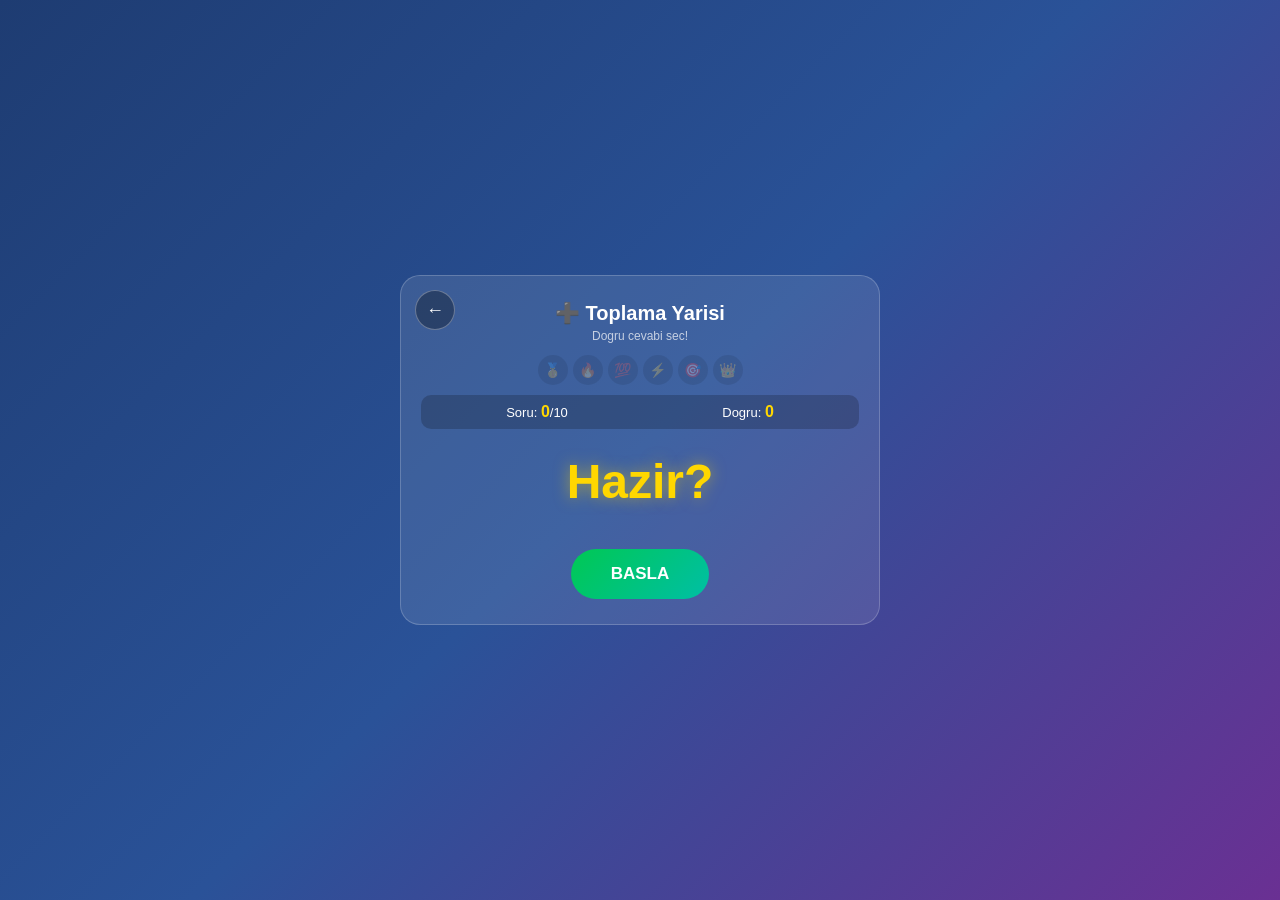
<file: Mat1.html>
<!DOCTYPE html>
<html lang="tr">
<head>
<meta charset="UTF-8">
<meta name="viewport" content="width=device-width,initial-scale=1.0">
<title>Toplama Yarisi</title>
<style>
*{margin:0;padding:0;box-sizing:border-box;font-family:sans-serif}
body{background:linear-gradient(135deg,#1e3c72,#2a5298,#6a3093);min-height:100vh;padding:20px;color:#fff;display:flex;justify-content:center;align-items:center}
.kart{background:rgba(255,255,255,.1);border:1px solid rgba(255,255,255,.2);border-radius:20px;padding:25px 20px;max-width:480px;width:100%;text-align:center;position:relative}
.geriBtn{position:absolute;top:14px;left:14px;background:rgba(0,0,0,.3);color:#fff;border:1px solid rgba(255,255,255,.3);border-radius:50%;width:40px;height:40px;font-size:18px;cursor:pointer;text-decoration:none;display:flex;align-items:center;justify-content:center}
h1{font-size:20px;margin-bottom:4px}
.alt{font-size:12px;opacity:.7;margin-bottom:12px}
.rozetler{display:flex;justify-content:center;gap:5px;margin:8px 0;flex-wrap:wrap}
.rozet{width:30px;height:30px;border-radius:50%;background:rgba(0,0,0,.35);display:flex;align-items:center;justify-content:center;font-size:14px;opacity:.25;border:2px solid transparent}
.rozet.kazanildi{opacity:1;background:linear-gradient(135deg,gold,orange);box-shadow:0 0 10px rgba(255,215,0,.6);border-color:#fff}
.skorBar{display:flex;justify-content:space-around;font-size:13px;margin:10px 0;padding:8px;background:rgba(0,0,0,.2);border-radius:10px}
.skorBar b{color:gold;font-size:16px}
.soru{font-size:48px;font-weight:bold;margin:25px 0;color:gold;text-shadow:0 0 15px rgba(255,215,0,.5)}
.secenekler{display:grid;grid-template-columns:1fr 1fr;gap:10px;margin-top:15px}
.secenek{background:linear-gradient(135deg,#ff512f,#dd2476);border:none;border-radius:14px;padding:20px 15px;font-size:24px;font-weight:bold;color:#fff;cursor:pointer;transition:transform .15s}
.secenek:hover{transform:scale(1.05)}
.secenek.dogru{background:linear-gradient(135deg,#00c853,#00bfa5);animation:zipla .4s}
.secenek.yanlis{background:linear-gradient(135deg,#f44336,#b71c1c);animation:titret .4s}
@keyframes zipla{0%{transform:scale(1)}50%{transform:scale(1.15)}100%{transform:scale(1)}}
@keyframes titret{0%,100%{transform:translateX(0)}25%{transform:translateX(-8px)}75%{transform:translateX(8px)}}
.baslatBtn{background:linear-gradient(135deg,#00c853,#00bfa5);color:#fff;border:none;border-radius:50px;padding:15px 40px;font-size:17px;font-weight:bold;cursor:pointer;margin-top:15px}
.sonuc{margin-top:15px;padding:20px;background:rgba(76,175,80,.3);border:2px solid gold;border-radius:15px;display:none}
.sonuc.show{display:block}
.sonuc h2{font-size:20px;margin-bottom:8px}
.buyukSkor{font-size:50px;font-weight:bold;color:gold;display:block;margin:8px 0}
.rozetModal{position:fixed;inset:0;background:rgba(0,0,0,.9);z-index:10000;display:none;justify-content:center;align-items:center;padding:20px}
.rozetModal.show{display:flex}
.rozetBox{background:linear-gradient(160deg,#fff,#f0f4ff);color:#333;border-radius:20px;padding:30px 25px;max-width:340px;width:100%;text-align:center}
.rozetBox .buyukEmoji{font-size:80px;display:block;margin-bottom:12px}
.rozetBox h2{color:#ff8c00;font-size:20px;margin-bottom:8px}
.rozetBox p{font-size:14px;color:#666;margin-bottom:16px}
.rozetBox button{background:linear-gradient(135deg,gold,orange);color:#333;border:none;border-radius:50px;padding:12px 35px;font-size:15px;font-weight:bold;cursor:pointer}
input{width:100%;max-width:220px;padding:12px;border-radius:50px;border:2px solid rgba(255,255,255,.3);background:rgba(255,255,255,.1);color:#fff;font-size:14px;text-align:center;margin:8px auto 0;display:block;outline:none}
input::placeholder{color:rgba(255,255,255,.5)}
.gonderBtn{background:linear-gradient(135deg,gold,orange);color:#333;border:none;border-radius:50px;padding:12px 30px;font-size:14px;font-weight:bold;cursor:pointer;margin-top:10px}
.gonderBtn:disabled{opacity:.5}
</style>
</head>
<body>
<div class="rozetModal" id="rozetModal"><div class="rozetBox"><span class="buyukEmoji" id="rozetEmoji">&#127942;</span><h2>YENI ROZET!</h2><p id="rozetIsim"></p><button onclick="matRozetKapat()">HARIKA!</button></div></div>
<div class="kart">
<a href="oyunlar.html" class="geriBtn">&#8592;</a>
<h1>&#10133; Toplama Yarisi</h1>
<p class="alt">Dogru cevabi sec!</p>
<div class="rozetler" id="rozetler"></div>
<div class="skorBar"><div>Soru: <b id="soruNo">0</b>/10</div><div>Dogru: <b id="dogruSayi">0</b></div></div>
<div class="soru" id="soru">Hazir?</div>
<div class="secenekler" id="secenekler"></div>
<button class="baslatBtn" id="baslatBtn" onclick="basla()">BASLA</button>
<div class="sonuc" id="sonuc">
<h2>&#127881; Oyun Bitti!</h2>
<span class="buyukSkor" id="finalSkor">0</span>
<div style="font-size:13px;margin-bottom:12px;">Skor: <b id="finalDogru">0</b> / 10 dogru</div>
<input type="text" id="isimInput" placeholder="Adin ne?" maxlength="15">
<button class="gonderBtn" id="gonderBtn" onclick="skorGonder()" disabled>SKORU GONDER</button>
<a href="tablo.html" style="display:block;margin-top:12px;color:#fff;font-size:12px;">Tabloyu Gor &rarr;</a>
</div>
</div>
<script src="MatOrtak.js"></script>
<script>
var oyunId="mat1";
var soruNo=0,dogru=0,ustUste=0,enIyi=0,aktif=false,cevap=0,ilkZaman=0,hizli=false;

function basla(){
soruNo=0;dogru=0;ustUste=0;enIyi=0;hizli=false;aktif=true;
document.getElementById("baslatBtn").style.display="none";
document.getElementById("sonuc").classList.remove("show");
yeniSoru();
}

function yeniSoru(){
if(soruNo>=10){bitir();return;}
soruNo++;
document.getElementById("soruNo").textContent=soruNo;
var a=Math.floor(Math.random()*50)+10;
var b=Math.floor(Math.random()*50)+10;
cevap=a+b;
document.getElementById("soru").textContent=a+" + "+b+" = ?";
var yanlislar=[];
while(yanlislar.length<3){
var y=cevap+Math.floor(Math.random()*21)-10;
if(y!==cevap&&yanlislar.indexOf(y)===-1&&y>0)yanlislar.push(y);
}
var tum=[cevap].concat(yanlislar);
tum.sort(function(){return Math.random()-0.5;});
var kap=document.getElementById("secenekler");
kap.innerHTML="";
for(var i=0;i<4;i++){
var b=document.createElement("button");
b.className="secenek";
b.textContent=tum[i];
b.onclick=(function(deger,btn){return function(){sec(deger,btn);};})(tum[i],b);
kap.appendChild(b);
}
ilkZaman=Date.now();
}

function sec(deger,btn){
if(!aktif)return;
aktif=false;
if(deger===cevap){
btn.classList.add("dogru");
dogru++;ustUste++;
if(ustUste>enIyi)enIyi=ustUste;
if(Date.now()-ilkZaman<5000)hizli=true;
document.getElementById("dogruSayi").textContent=dogru;
matSes("dogru");
setTimeout(function(){aktif=true;yeniSoru();},700);
}else{
btn.classList.add("yanlis");
ustUste=0;
matSes("yanlis");
setTimeout(function(){
var btnler=document.querySelectorAll(".secenek");
for(var i=0;i<btnler.length;i++){if(parseInt(btnler[i].textContent)===cevap)btnler[i].classList.add("dogru");}
},300);
setTimeout(function(){aktif=true;yeniSoru();},1200);
}
}

function bitir(){
aktif=false;
var k="mat_"+oyunId+"_";
var os=parseInt(localStorage.getItem(k+"oyun")||"0")+1;
localStorage.setItem(k+"oyun",os);
var ds=parseInt(localStorage.getItem(k+"dogru")||"0")+dogru;
localStorage.setItem(k+"dogru",ds);
var eu=parseInt(localStorage.getItem(k+"eniyi")||"0");
if(enIyi>eu)localStorage.setItem(k+"eniyi",enIyi);
if(hizli)localStorage.setItem(k+"hizli","1");
document.getElementById("finalSkor").textContent=dogru*10;
document.getElementById("finalDogru").textContent=dogru;
document.getElementById("sonuc").classList.add("show");
matSes("bitir");
matRozetKontrol(oyunId);
}

document.getElementById("isimInput").oninput=function(){
document.getElementById("gonderBtn").disabled=this.value.trim().length===0;
};

function skorGonder(){
var a=document.getElementById("isimInput").value.trim();
if(!a)return;
var b=document.getElementById("gonderBtn");
b.disabled=true;b.textContent="Gonderiliyor...";
matOyunKaydet(oyunId,a,dogru*10,dogru);
setTimeout(function(){window.location.href="tablo.html";},1000);
}

matRozetCiz(oyunId);
</script>
</body>
</html>
</file>
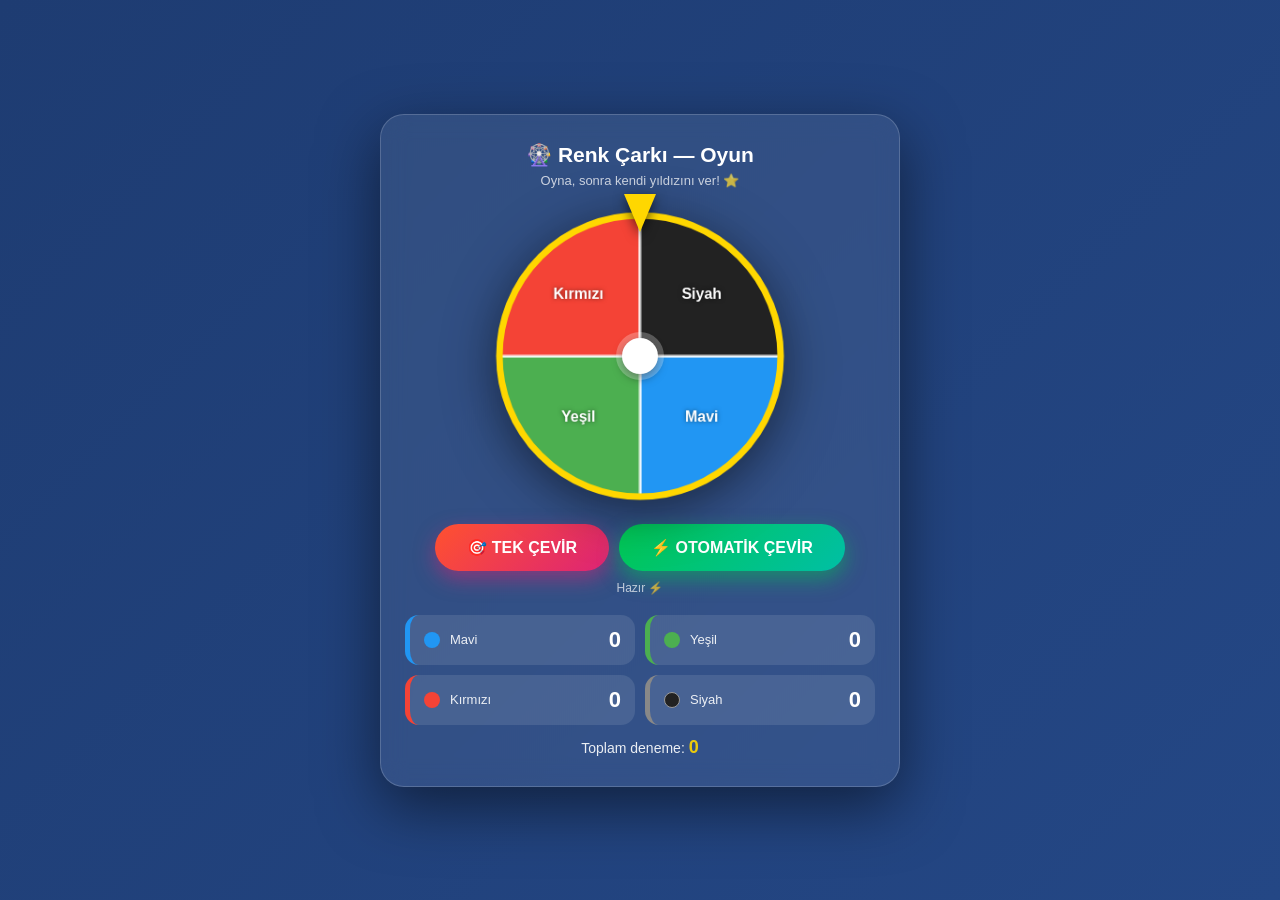
<file: oyun.html>
<!DOCTYPE html>
<html lang="tr">
<head>
<meta charset="UTF-8">
<meta name="viewport" content="width=device-width, initial-scale=1.0">
<title>Renk Çarkı — Oyun</title>
<style>
  * { margin:0; padding:0; box-sizing:border-box; font-family:'Segoe UI',sans-serif; }
    body {
        min-height:100vh;
            background: linear-gradient(135deg,#1e3c72,#2a5298,#6a3093);
                background-size:400% 400%; animation: bg 15s ease infinite;
                    display:flex; justify-content:center; align-items:center;
                        padding:20px; color:#fff;
                          }
                            @keyframes bg { 0%{background-position:0% 50%} 50%{background-position:100% 50%} 100%{background-position:0% 50%} }
                              .kart {
                                  background: rgba(255,255,255,0.08);
                                      backdrop-filter: blur(12px); -webkit-backdrop-filter: blur(12px);
                                          border: 1px solid rgba(255,255,255,0.18);
                                              border-radius: 24px; padding: 28px 24px;
                                                  max-width: 520px; width: 100%;
                                                      text-align: center;
                                                          box-shadow: 0 20px 60px rgba(0,0,0,0.5);
                                                            }
                                                              h1 { font-size: 21px; margin-bottom: 6px; }
                                                                .alt { font-size: 13px; opacity: 0.75; margin-bottom: 18px; }
                                                                  .cark-alani { position: relative; width: 300px; height: 300px; max-width: 100%; margin: 0 auto 18px; }
                                                                    canvas { width: 100%; height: auto; display:block; filter: drop-shadow(0 10px 25px rgba(0,0,0,0.5)); }
                                                                      .ibre {
                                                                          position:absolute; top:-12px; left:50%; transform: translateX(-50%);
                                                                              width: 0; height: 0;
                                                                                  border-left: 16px solid transparent; border-right: 16px solid transparent;
                                                                                      border-top: 38px solid #ffd700;
                                                                                          filter: drop-shadow(0 4px 6px rgba(0,0,0,0.6)); z-index: 5;
                                                                                            }
                                                                                              .merkez {
                                                                                                  position:absolute; top:50%; left:50%;
                                                                                                      width:36px; height:36px; background:#fff; border-radius:50%;
                                                                                                          transform: translate(-50%,-50%);
                                                                                                              box-shadow: 0 0 0 6px rgba(255,255,255,0.25), 0 4px 10px rgba(0,0,0,0.5); z-index: 4;
                                                                                                                }
                                                                                                                  .simsek {
                                                                                                                      position:absolute; inset:0; border-radius:50%;
                                                                                                                          background: radial-gradient(circle, rgba(255,255,255,0.95), transparent 70%);
                                                                                                                              opacity:0; pointer-events:none; z-index: 6;
                                                                                                                                }
                                                                                                                                  .simsek.aktif { animation: simsekAnim 0.25s ease-out; }
                                                                                                                                    @keyframes simsekAnim {
                                                                                                                                        0% { opacity:0; transform: scale(0.7); }
                                                                                                                                            40% { opacity:1; transform: scale(1.15); }
                                                                                                                                                100% { opacity:0; transform: scale(1.4); }
                                                                                                                                                  }
                                                                                                                                                    .butonlar { display:flex; gap: 10px; justify-content:center; flex-wrap: wrap; margin-bottom: 6px; }
                                                                                                                                                      button.anaBtn {
                                                                                                                                                          background: linear-gradient(135deg,#ff512f,#dd2476);
                                                                                                                                                              color:#fff; border:none; border-radius:50px;
                                                                                                                                                                  padding: 14px 32px; font-size: 16px; font-weight: bold;
                                                                                                                                                                      cursor: pointer;
                                                                                                                                                                          transition: transform .15s, box-shadow .15s, opacity .15s;
                                                                                                                                                                              box-shadow: 0 8px 20px rgba(221,36,118,0.5);
                                                                                                                                                                                }
                                                                                                                                                                                  button.otomatikBtn { background: linear-gradient(135deg,#00c853,#00bfa5); box-shadow: 0 8px 20px rgba(0,200,83,0.5); }
                                                                                                                                                                                    button.anaBtn:hover:not(:disabled) { transform: translateY(-3px) scale(1.05); }
                                                                                                                                                                                      button.anaBtn:active:not(:disabled) { transform: scale(0.94); }
                                                                                                                                                                                        button.anaBtn:disabled { opacity:.45; cursor:not-allowed; }
                                                                                                                                                                                          .puanlar { display:grid; grid-template-columns: 1fr 1fr; gap: 10px; margin: 20px 0 12px; }
                                                                                                                                                                                            .puan {
                                                                                                                                                                                                background: rgba(255,255,255,0.1); border-radius: 14px; padding: 12px 14px;
                                                                                                                                                                                                    display:flex; align-items:center; gap:10px; border-left: 5px solid;
                                                                                                                                                                                                        transition: transform .2s, background .2s;
                                                                                                                                                                                                          }
                                                                                                                                                                                                            .puan.vurgu { transform: scale(1.08); background: rgba(255,255,255,0.25); }
                                                                                                                                                                                                              .renk-nokta { width:16px; height:16px; border-radius:50%; }
                                                                                                                                                                                                                .puan .isim { font-size: 13px; opacity:0.9; }
                                                                                                                                                                                                                  .puan .sayi { margin-left:auto; font-size: 22px; font-weight: bold; }
                                                                                                                                                                                                                    .istatistik { margin-top: 10px; font-size: 14px; opacity: 0.9; }
                                                                                                                                                                                                                      .istatistik b { color: #ffd700; font-size: 18px; }
                                                                                                                                                                                                                        .hiz { font-size: 12px; opacity: 0.7; margin-top: 10px; }
                                                                                                                                                                                                                          .gizli { display:none !important; }

                                                                                                                                                                                                                            .sonucPanel {
                                                                                                                                                                                                                                margin-top: 18px; padding: 22px 18px;
                                                                                                                                                                                                                                    background: linear-gradient(135deg, rgba(76,175,80,0.28), rgba(33,150,243,0.28));
                                                                                                                                                                                                                                        border: 2px solid rgba(255,215,0,0.6); border-radius: 18px;
                                                                                                                                                                                                                                            animation: zipla .4s ease;
                                                                                                                                                                                                                                              }
                                                                                                                                                                                                                                                @keyframes zipla { 0% { transform: scale(0.85); opacity:0; } 100% { transform: scale(1); opacity:1; } }
                                                                                                                                                                                                                                                  .sonucPanel h2 { font-size: 20px; margin-bottom: 6px; }
                                                                                                                                                                                                                                                    .denemeBuyuk {
                                                                                                                                                                                                                                                        font-size: 44px; font-weight: bold; color:#ffd700;
                                                                                                                                                                                                                                                            display:block; margin: 6px 0 14px;
                                                                                                                                                                                                                                                                text-shadow: 0 0 20px rgba(255,215,0,0.6);
                                                                                                                                                                                                                                                                  }
                                                                                                                                                                                                                                                                    .yildizSecici { display: flex; justify-content: center; gap: 8px; margin: 12px 0; }
                                                                                                                                                                                                                                                                      .yildizSecici span {
                                                                                                                                                                                                                                                                          font-size: 48px; cursor: pointer;
                                                                                                                                                                                                                                                                              color: #555; transition: transform .15s, color .15s, text-shadow .15s;
                                                                                                                                                                                                                                                                                  user-select: none; line-height: 1;
                                                                                                                                                                                                                                                                                    }
                                                                                                                                                                                                                                                                                      .yildizSecici span:hover { transform: scale(1.2); }
                                                                                                                                                                                                                                                                                        .yildizSecici span.dolu {
                                                                                                                                                                                                                                                                                            color: #ffd700; text-shadow: 0 0 16px rgba(255,215,0,0.9);
                                                                                                                                                                                                                                                                                                transform: scale(1.1);
                                                                                                                                                                                                                                                                                                  }
                                                                                                                                                                                                                                                                                                    .yildizEtiket { font-size: 14px; opacity: 0.85; margin-bottom: 8px; }
                                                                                                                                                                                                                                                                                                      .yildizEtiket b { color: #ffd700; }
                                                                                                                                                                                                                                                                                                        .isimInput {
                                                                                                                                                                                                                                                                                                            width: 100%; max-width: 280px;
                                                                                                                                                                                                                                                                                                                padding: 12px 18px; border-radius: 50px;
                                                                                                                                                                                                                                                                                                                    border: 2px solid rgba(255,255,255,0.3);
                                                                                                                                                                                                                                                                                                                        background: rgba(255,255,255,0.1);
                                                                                                                                                                                                                                                                                                                            color: #fff; font-size: 15px;
                                                                                                                                                                                                                                                                                                                                text-align: center; margin: 12px auto 0; display: block;
                                                                                                                                                                                                                                                                                                                                    outline: none; transition: border .2s, background .2s;
                                                                                                                                                                                                                                                                                                                                      }
                                                                                                                                                                                                                                                                                                                                        .isimInput::placeholder { color: rgba(255,255,255,0.5); }
                                                                                                                                                                                                                                                                                                                                          .isimInput:focus { border-color: #ffd700; background: rgba(255,255,255,0.18); }
                                                                                                                                                                                                                                                                                                                                            .gonderBtn {
                                                                                                                                                                                                                                                                                                                                                background: linear-gradient(135deg,#ffd700,#ff8c00);
                                                                                                                                                                                                                                                                                                                                                    color: #333; border: none; border-radius: 50px;
                                                                                                                                                                                                                                                                                                                                                        padding: 14px 40px; font-size: 16px; font-weight: bold;
                                                                                                                                                                                                                                                                                                                                                            cursor: pointer; margin-top: 14px;
                                                                                                                                                                                                                                                                                                                                                                box-shadow: 0 6px 18px rgba(255,215,0,0.5);
                                                                                                                                                                                                                                                                                                                                                                    transition: transform .15s, box-shadow .15s;
                                                                                                                                                                                                                                                                                                                                                                      }
                                                                                                                                                                                                                                                                                                                                                                        .gonderBtn:hover:not(:disabled) { transform: translateY(-2px) scale(1.04); }
                                                                                                                                                                                                                                                                                                                                                                          .gonderBtn:disabled { opacity: .5; cursor: not-allowed; }
                                                                                                                                                                                                                                                                                                                                                                            .tabloLink {
                                                                                                                                                                                                                                                                                                                                                                                display: inline-block; margin-top: 14px;
                                                                                                                                                                                                                                                                                                                                                                                    color: #fff; font-size: 13px;
                                                                                                                                                                                                                                                                                                                                                                                        text-decoration: underline; opacity: 0.85;
                                                                                                                                                                                                                                                                                                                                                                                          }
                                                                                                                                                                                                                                                                                                                                                                                            .tabloLink:hover { opacity: 1; }
                                                                                                                                                                                                                                                                                                                                                                                              .bildirim { margin-top: 12px; font-size: 14px; padding: 10px; border-radius: 12px; }
                                                                                                                                                                                                                                                                                                                                                                                                .bildirim.iyi { background: rgba(76,175,80,0.35); }
                                                                                                                                                                                                                                                                                                                                                                                                  .bildirim.kotu { background: rgba(244,67,54,0.35); }
                                                                                                                                                                                                                                                                                                                                                                                                  </style>
                                                                                                                                                                                                                                                                                                                                                                                                  </head>
                                                                                                                                                                                                                                                                                                                                                                                                  <body>

                                                                                                                                                                                                                                                                                                                                                                                                  <div class="kart">
                                                                                                                                                                                                                                                                                                                                                                                                    <h1>🎡 Renk Çarkı — Oyun</h1>
                                                                                                                                                                                                                                                                                                                                                                                                      <p class="alt">Oyna, sonra kendi yıldızını ver! ⭐</p>

                                                                                                                                                                                                                                                                                                                                                                                                        <div class="cark-alani">
                                                                                                                                                                                                                                                                                                                                                                                                            <div class="ibre"></div>
                                                                                                                                                                                                                                                                                                                                                                                                                <canvas id="cark" width="320" height="320"></canvas>
                                                                                                                                                                                                                                                                                                                                                                                                                    <div class="merkez"></div>
                                                                                                                                                                                                                                                                                                                                                                                                                        <div class="simsek" id="simsek"></div>
                                                                                                                                                                                                                                                                                                                                                                                                                          </div>

                                                                                                                                                                                                                                                                                                                                                                                                                            <div class="butonlar">
                                                                                                                                                                                                                                                                                                                                                                                                                                <button class="anaBtn" id="cevirBtn" onclick="tekCevir()">🎯 TEK ÇEVİR</button>
                                                                                                                                                                                                                                                                                                                                                                                                                                    <button class="anaBtn otomatikBtn" id="otoBtn" onclick="otomatikCevir()">⚡ OTOMATİK ÇEVİR</button>
                                                                                                                                                                                                                                                                                                                                                                                                                                      </div>

                                                                                                                                                                                                                                                                                                                                                                                                                                        <div class="hiz" id="hizYazi">Hazır ⚡</div>

                                                                                                                                                                                                                                                                                                                                                                                                                                          <div class="puanlar">
                                                                                                                                                                                                                                                                                                                                                                                                                                              <div class="puan" id="p0" style="border-color:#2196F3;">
                                                                                                                                                                                                                                                                                                                                                                                                                                                    <div class="renk-nokta" style="background:#2196F3;"></div>
                                                                                                                                                                                                                                                                                                                                                                                                                                                          <span class="isim">Mavi</span><span class="sayi" id="s0">0</span>
                                                                                                                                                                                                                                                                                                                                                                                                                                                              </div>
                                                                                                                                                                                                                                                                                                                                                                                                                                                                  <div class="puan" id="p1" style="border-color:#4CAF50;">
                                                                                                                                                                                                                                                                                                                                                                                                                                                                        <div class="renk-nokta" style="background:#4CAF50;"></div>
                                                                                                                                                                                                                                                                                                                                                                                                                                                                              <span class="isim">Yeşil</span><span class="sayi" id="s1">0</span>
                                                                                                                                                                                                                                                                                                                                                                                                                                                                                  </div>
                                                                                                                                                                                                                                                                                                                                                                                                                                                                                      <div class="puan" id="p2" style="border-color:#F44336;">
                                                                                                                                                                                                                                                                                                                                                                                                                                                                                            <div class="renk-nokta" style="background:#F44336;"></div>
                                                                                                                                                                                                                                                                                                                                                                                                                                                                                                  <span class="isim">Kırmızı</span><span class="sayi" id="s2">0</span>
                                                                                                                                                                                                                                                                                                                                                                                                                                                                                                      </div>
                                                                                                                                                                                                                                                                                                                                                                                                                                                                                                          <div class="puan" id="p3" style="border-color:#888;">
                                                                                                                                                                                                                                                                                                                                                                                                                                                                                                                <div class="renk-nokta" style="background:#222; border:1px solid #999;"></div>
                                                                                                                                                                                                                                                                                                                                                                                                                                                                                                                      <span class="isim">Siyah</span><span class="sayi" id="s3">0</span>
                                                                                                                                                                                                                                                                                                                                                                                                                                                                                                                          </div>
                                                                                                                                                                                                                                                                                                                                                                                                                                                                                                                            </div>

                                                                                                                                                                                                                                                                                                                                                                                                                                                                                                                              <div class="istatistik">Toplam deneme: <b id="deneme">0</b></div>

                                                                                                                                                                                                                                                                                                                                                                                                                                                                                                                                <div class="sonucPanel gizli" id="sonucPanel">
                                                                                                                                                                                                                                                                                                                                                                                                                                                                                                                                    <h2>🎉 Tüm Puanlar Eşitlendi!</h2>
                                                                                                                                                                                                                                                                                                                                                                                                                                                                                                                                        <span class="denemeBuyuk" id="sonucDeneme">0</span>
                                                                                                                                                                                                                                                                                                                                                                                                                                                                                                                                            <div class="yildizEtiket">Şimdi <b>kendi yıldızını</b> seç:</div>
                                                                                                                                                                                                                                                                                                                                                                                                                                                                                                                                                <div class="yildizSecici" id="yildizSecici">
                                                                                                                                                                                                                                                                                                                                                                                                                                                                                                                                                      <span data-y="1">★</span>
                                                                                                                                                                                                                                                                                                                                                                                                                                                                                                                                                            <span data-y="2">★</span>
                                                                                                                                                                                                                                                                                                                                                                                                                                                                                                                                                                  <span data-y="3">★</span>
                                                                                                                                                                                                                                                                                                                                                                                                                                                                                                                                                                        <span data-y="4">★</span>
                                                                                                                                                                                                                                                                                                                                                                                                                                                                                                                                                                              <span data-y="5">★</span>
                                                                                                                                                                                                                                                                                                                                                                                                                                                                                                                                                                                  </div>
                                                                                                                                                                                                                                                                                                                                                                                                                                                                                                                                                                                      <div class="yildizEtiket" id="yildizYazi">Yıldız seçilmedi</div>
                                                                                                                                                                                                                                                                                                                                                                                                                                                                                                                                                                                          <input type="text" class="isimInput" id="isimInput" placeholder="Adın ne? (max 15)" maxlength="15">
                                                                                                                                                                                                                                                                                                                                                                                                                                                                                                                                                                                              <button class="gonderBtn" id="gonderBtn" onclick="gonder()" disabled>📤 GÖNDER</button>
                                                                                                                                                                                                                                                                                                                                                                                                                                                                                                                                                                                                  <div class="bildirim gizli" id="bildirim"></div>
                                                                                                                                                                                                                                                                                                                                                                                                                                                                                                                                                                                                      <a href="tablo.html" class="tabloLink">📊 Tabloyu Gör →</a>
                                                                                                                                                                                                                                                                                                                                                                                                                                                                                                                                                                                                        </div>
                                                                                                                                                                                                                                                                                                                                                                                                                                                                                                                                                                                                        </div>

                                                                                                                                                                                                                                                                                                                                                                                                                                                                                                                                                                                                        <script>
                                                                                                                                                                                                                                                                                                                                                                                                                                                                                                                                                                                                          // ============================================================
                                                                                                                                                                                                                                                                                                                                                                                                                                                                                                                                                                                                            // ⚙️ AYARLAR — SENİN BİLGİLERİN (HAZIR!)
                                                                                                                                                                                                                                                                                                                                                                                                                                                                                                                                                                                                              // ============================================================
                                                                                                                                                                                                                                                                                                                                                                                                                                                                                                                                                                                                                const BIN_ID  = "6accec97ffd5d16053646cff";
                                                                                                                                                                                                                                                                                                                                                                                                                                                                                                                                                                                                                  const API_KEY = "$2a$10$k1THsqQzQ2v4MGzaXkc9feyANJJvv4JNIORt4PDb3drQhTDUr382i";
                                                                                                                                                                                                                                                                                                                                                                                                                                                                                                                                                                                                                    // ============================================================

                                                                                                                                                                                                                                                                                                                                                                                                                                                                                                                                                                                                                      const RENKLER = ['#2196F3', '#4CAF50', '#F44336', '#222222'];
                                                                                                                                                                                                                                                                                                                                                                                                                                                                                                                                                                                                                        const ISIMLER = ['Mavi', 'Yeşil', 'Kırmızı', 'Siyah'];
                                                                                                                                                                                                                                                                                                                                                                                                                                                                                                                                                                                                                          const puanlar = [0, 0, 0, 0];
                                                                                                                                                                                                                                                                                                                                                                                                                                                                                                                                                                                                                            let denemeSayisi = 0, rotation = 0, bitti = false, secilenYildiz = 0;

                                                                                                                                                                                                                                                                                                                                                                                                                                                                                                                                                                                                                              const canvas = document.getElementById('cark');
                                                                                                                                                                                                                                                                                                                                                                                                                                                                                                                                                                                                                                const ctx = canvas.getContext('2d');
                                                                                                                                                                                                                                                                                                                                                                                                                                                                                                                                                                                                                                  const MERKEZ = 160, YARICAP = 150;

                                                                                                                                                                                                                                                                                                                                                                                                                                                                                                                                                                                                                                    function carkCiz() {
                                                                                                                                                                                                                                                                                                                                                                                                                                                                                                                                                                                                                                        for (let i = 0; i < 4; i++) {
                                                                                                                                                                                                                                                                                                                                                                                                                                                                                                                                                                                                                                              const bas = i * Math.PI / 2, bit = (i + 1) * Math.PI / 2;
                                                                                                                                                                                                                                                                                                                                                                                                                                                                                                                                                                                                                                                    ctx.beginPath(); ctx.moveTo(MERKEZ, MERKEZ);
                                                                                                                                                                                                                                                                                                                                                                                                                                                                                                                                                                                                                                                          ctx.arc(MERKEZ, MERKEZ, YARICAP, bas, bit); ctx.closePath();
                                                                                                                                                                                                                                                                                                                                                                                                                                                                                                                                                                                                                                                                ctx.fillStyle = RENKLER[i]; ctx.fill();
                                                                                                                                                                                                                                                                                                                                                                                                                                                                                                                                                                                                                                                                      ctx.strokeStyle = 'rgba(255,255,255,0.7)'; ctx.lineWidth = 3; ctx.stroke();
                                                                                                                                                                                                                                                                                                                                                                                                                                                                                                                                                                                                                                                                            const oa = bas + Math.PI / 4;
                                                                                                                                                                                                                                                                                                                                                                                                                                                                                                                                                                                                                                                                                  const tx = MERKEZ + Math.cos(oa) * YARICAP * 0.62;
                                                                                                                                                                                                                                                                                                                                                                                                                                                                                                                                                                                                                                                                                        const ty = MERKEZ + Math.sin(oa) * YARICAP * 0.62;
                                                                                                                                                                                                                                                                                                                                                                                                                                                                                                                                                                                                                                                                                              ctx.save(); ctx.translate(tx, ty);
                                                                                                                                                                                                                                                                                                                                                                                                                                                                                                                                                                                                                                                                                                    ctx.fillStyle = '#fff'; ctx.font = 'bold 16px Segoe UI, sans-serif';
                                                                                                                                                                                                                                                                                                                                                                                                                                                                                                                                                                                                                                                                                                          ctx.textAlign = 'center'; ctx.textBaseline = 'middle';
                                                                                                                                                                                                                                                                                                                                                                                                                                                                                                                                                                                                                                                                                                                ctx.shadowColor = 'rgba(0,0,0,0.5)'; ctx.shadowBlur = 4;
                                                                                                                                                                                                                                                                                                                                                                                                                                                                                                                                                                                                                                                                                                                      ctx.fillText(ISIMLER[i], 0, 0); ctx.restore();
                                                                                                                                                                                                                                                                                                                                                                                                                                                                                                                                                                                                                                                                                                                          }
                                                                                                                                                                                                                                                                                                                                                                                                                                                                                                                                                                                                                                                                                                                              ctx.beginPath(); ctx.arc(MERKEZ, MERKEZ, YARICAP, 0, Math.PI * 2);
                                                                                                                                                                                                                                                                                                                                                                                                                                                                                                                                                                                                                                                                                                                                  ctx.strokeStyle = '#ffd700'; ctx.lineWidth = 7; ctx.stroke();
                                                                                                                                                                                                                                                                                                                                                                                                                                                                                                                                                                                                                                                                                                                                    }

                                                                                                                                                                                                                                                                                                                                                                                                                                                                                                                                                                                                                                                                                                                                      function carkDondur(a) {
                                                                                                                                                                                                                                                                                                                                                                                                                                                                                                                                                                                                                                                                                                                                          ctx.clearRect(0, 0, 320, 320);
                                                                                                                                                                                                                                                                                                                                                                                                                                                                                                                                                                                                                                                                                                                                              ctx.save(); ctx.translate(MERKEZ, MERKEZ); ctx.rotate(a * Math.PI / 180); ctx.translate(-MERKEZ, -MERKEZ);
                                                                                                                                                                                                                                                                                                                                                                                                                                                                                                                                                                                                                                                                                                                                                  carkCiz(); ctx.restore();
                                                                                                                                                                                                                                                                                                                                                                                                                                                                                                                                                                                                                                                                                                                                                    }

                                                                                                                                                                                                                                                                                                                                                                                                                                                                                                                                                                                                                                                                                                                                                      function carkaDilimGoster(d) {
                                                                                                                                                                                                                                                                                                                                                                                                                                                                                                                                                                                                                                                                                                                                                          const ha = d * 90 + 45;
                                                                                                                                                                                                                                                                                                                                                                                                                                                                                                                                                                                                                                                                                                                                                              const ir = ((270 - ha) % 360 + 360) % 360;
                                                                                                                                                                                                                                                                                                                                                                                                                                                                                                                                                                                                                                                                                                                                                                  const mr = ((rotation % 360) + 360) % 360;
                                                                                                                                                                                                                                                                                                                                                                                                                                                                                                                                                                                                                                                                                                                                                                      const f = ((ir - mr) % 360 + 360) % 360;
                                                                                                                                                                                                                                                                                                                                                                                                                                                                                                                                                                                                                                                                                                                                                                          rotation += 360 + f; carkDondur(rotation);
                                                                                                                                                                                                                                                                                                                                                                                                                                                                                                                                                                                                                                                                                                                                                                            }

                                                                                                                                                                                                                                                                                                                                                                                                                                                                                                                                                                                                                                                                                                                                                                              function simsekCak() {
                                                                                                                                                                                                                                                                                                                                                                                                                                                                                                                                                                                                                                                                                                                                                                                  const s = document.getElementById('simsek');
                                                                                                                                                                                                                                                                                                                                                                                                                                                                                                                                                                                                                                                                                                                                                                                      s.classList.remove('aktif'); void s.offsetWidth; s.classList.add('aktif');
                                                                                                                                                                                                                                                                                                                                                                                                                                                                                                                                                                                                                                                                                                                                                                                        }

                                                                                                                                                                                                                                                                                                                                                                                                                                                                                                                                                                                                                                                                                                                                                                                          function vurgula(i) {
                                                                                                                                                                                                                                                                                                                                                                                                                                                                                                                                                                                                                                                                                                                                                                                              const el = document.getElementById('p' + i);
                                                                                                                                                                                                                                                                                                                                                                                                                                                                                                                                                                                                                                                                                                                                                                                                  el.classList.add('vurgu'); setTimeout(() => el.classList.remove('vurgu'), 700);
                                                                                                                                                                                                                                                                                                                                                                                                                                                                                                                                                                                                                                                                                                                                                                                                    }

                                                                                                                                                                                                                                                                                                                                                                                                                                                                                                                                                                                                                                                                                                                                                                                                      function guncelle() {
                                                                                                                                                                                                                                                                                                                                                                                                                                                                                                                                                                                                                                                                                                                                                                                                          for (let i = 0; i < 4; i++) document.getElementById('s' + i).textContent = puanlar[i];
                                                                                                                                                                                                                                                                                                                                                                                                                                                                                                                                                                                                                                                                                                                                                                                                              document.getElementById('deneme').textContent = denemeSayisi;
                                                                                                                                                                                                                                                                                                                                                                                                                                                                                                                                                                                                                                                                                                                                                                                                                }

                                                                                                                                                                                                                                                                                                                                                                                                                                                                                                                                                                                                                                                                                                                                                                                                                  function hepsiEsitMi() {
                                                                                                                                                                                                                                                                                                                                                                                                                                                                                                                                                                                                                                                                                                                                                                                                                      return puanlar[0] === puanlar[1] && puanlar[1] === puanlar[2] && puanlar[2] === puanlar[3];
                                                                                                                                                                                                                                                                                                                                                                                                                                                                                                                                                                                                                                                                                                                                                                                                                        }

                                                                                                                                                                                                                                                                                                                                                                                                                                                                                                                                                                                                                                                                                                                                                                                                                          function tekCevir() {
                                                                                                                                                                                                                                                                                                                                                                                                                                                                                                                                                                                                                                                                                                                                                                                                                              if (bitti) return;
                                                                                                                                                                                                                                                                                                                                                                                                                                                                                                                                                                                                                                                                                                                                                                                                                                  simsekCak();
                                                                                                                                                                                                                                                                                                                                                                                                                                                                                                                                                                                                                                                                                                                                                                                                                                      const h = Math.floor(Math.random() * 4);
                                                                                                                                                                                                                                                                                                                                                                                                                                                                                                                                                                                                                                                                                                                                                                                                                                          puanlar[h]++; denemeSayisi++;
                                                                                                                                                                                                                                                                                                                                                                                                                                                                                                                                                                                                                                                                                                                                                                                                                                              guncelle(); carkaDilimGoster(h); vurgula(h);
                                                                                                                                                                                                                                                                                                                                                                                                                                                                                                                                                                                                                                                                                                                                                                                                                                                  if (hepsiEsitMi()) bitir();
                                                                                                                                                                                                                                                                                                                                                                                                                                                                                                                                                                                                                                                                                                                                                                                                                                                    }

                                                                                                                                                                                                                                                                                                                                                                                                                                                                                                                                                                                                                                                                                                                                                                                                                                                      function otomatikCevir() {
                                                                                                                                                                                                                                                                                                                                                                                                                                                                                                                                                                                                                                                                                                                                                                                                                                                          if (bitti) return;
                                                                                                                                                                                                                                                                                                                                                                                                                                                                                                                                                                                                                                                                                                                                                                                                                                                              document.getElementById('cevirBtn').disabled = true;
                                                                                                                                                                                                                                                                                                                                                                                                                                                                                                                                                                                                                                                                                                                                                                                                                                                                  document.getElementById('otoBtn').disabled = true;
                                                                                                                                                                                                                                                                                                                                                                                                                                                                                                                                                                                                                                                                                                                                                                                                                                                                      document.getElementById('hizYazi').textContent = '⚡ Hesaplanıyor...';

                                                                                                                                                                                                                                                                                                                                                                                                                                                                                                                                                                                                                                                                                                                                                                                                                                                                          let guv = 0;
                                                                                                                                                                                                                                                                                                                                                                                                                                                                                                                                                                                                                                                                                                                                                                                                                                                                              while (true) {
                                                                                                                                                                                                                                                                                                                                                                                                                                                                                                                                                                                                                                                                                                                                                                                                                                                                                    guv++;
                                                                                                                                                                                                                                                                                                                                                                                                                                                                                                                                                                                                                                                                                                                                                                                                                                                                                          let sec;
                                                                                                                                                                                                                                                                                                                                                                                                                                                                                                                                                                                                                                                                                                                                                                                                                                                                                                if (guv < 500000) {
                                                                                                                                                                                                                                                                                                                                                                                                                                                                                                                                                                                                                                                                                                                                                                                                                                                                                                        const eb = Math.max(...puanlar);
                                                                                                                                                                                                                                                                                                                                                                                                                                                                                                                                                                                                                                                                                                                                                                                                                                                                                                                const w = [eb - puanlar[0] + 1, eb - puanlar[1] + 1, eb - puanlar[2] + 1, eb - puanlar[3] + 1];
                                                                                                                                                                                                                                                                                                                                                                                                                                                                                                                                                                                                                                                                                                                                                                                                                                                                                                                        const top = w[0] + w[1] + w[2] + w[3];
                                                                                                                                                                                                                                                                                                                                                                                                                                                                                                                                                                                                                                                                                                                                                                                                                                                                                                                                let r = Math.random() * top;
                                                                                                                                                                                                                                                                                                                                                                                                                                                                                                                                                                                                                                                                                                                                                                                                                                                                                                                                        if ((r -= w[0]) <= 0) sec = 0;
                                                                                                                                                                                                                                                                                                                                                                                                                                                                                                                                                                                                                                                                                                                                                                                                                                                                                                                                                else if ((r -= w[1]) <= 0) sec = 1;
                                                                                                                                                                                                                                                                                                                                                                                                                                                                                                                                                                                                                                                                                                                                                                                                                                                                                                                                                        else if ((r -= w[2]) <= 0) sec = 2;
                                                                                                                                                                                                                                                                                                                                                                                                                                                                                                                                                                                                                                                                                                                                                                                                                                                                                                                                                                else sec = 3;
                                                                                                                                                                                                                                                                                                                                                                                                                                                                                                                                                                                                                                                                                                                                                                                                                                                                                                                                                                      } else {
                                                                                                                                                                                                                                                                                                                                                                                                                                                                                                                                                                                                                                                                                                                                                                                                                                                                                                                                                                              const ek = Math.min(...puanlar);
                                                                                                                                                                                                                                                                                                                                                                                                                                                                                                                                                                                                                                                                                                                                                                                                                                                                                                                                                                                      const a = []; for (let i = 0; i < 4; i++) if (puanlar[i] === ek) a.push(i);
                                                                                                                                                                                                                                                                                                                                                                                                                                                                                                                                                                                                                                                                                                                                                                                                                                                                                                                                                                                              sec = a[Math.floor(Math.random() * a.length)];
                                                                                                                                                                                                                                                                                                                                                                                                                                                                                                                                                                                                                                                                                                                                                                                                                                                                                                                                                                                                    }
                                                                                                                                                                                                                                                                                                                                                                                                                                                                                                                                                                                                                                                                                                                                                                                                                                                                                                                                                                                                          puanlar[sec]++; denemeSayisi++;
                                                                                                                                                                                                                                                                                                                                                                                                                                                                                                                                                                                                                                                                                                                                                                                                                                                                                                                                                                                                                if (hepsiEsitMi()) break;
                                                                                                                                                                                                                                                                                                                                                                                                                                                                                                                                                                                                                                                                                                                                                                                                                                                                                                                                                                                                                    }

                                                                                                                                                                                                                                                                                                                                                                                                                                                                                                                                                                                                                                                                                                                                                                                                                                                                                                                                                                                                                        simsekCak(); guncelle();
                                                                                                                                                                                                                                                                                                                                                                                                                                                                                                                                                                                                                                                                                                                                                                                                                                                                                                                                                                                                                            const son = Math.floor(Math.random() * 4);
                                                                                                                                                                                                                                                                                                                                                                                                                                                                                                                                                                                                                                                                                                                                                                                                                                                                                                                                                                                                                                carkaDilimGoster(son);
                                                                                                                                                                                                                                                                                                                                                                                                                                                                                                                                                                                                                                                                                                                                                                                                                                                                                                                                                                                                                                    for (let i = 0; i < 4; i++) vurgula(i);
                                                                                                                                                                                                                                                                                                                                                                                                                                                                                                                                                                                                                                                                                                                                                                                                                                                                                                                                                                                                                                        bitir();
                                                                                                                                                                                                                                                                                                                                                                                                                                                                                                                                                                                                                                                                                                                                                                                                                                                                                                                                                                                                                                          }

                                                                                                                                                                                                                                                                                                                                                                                                                                                                                                                                                                                                                                                                                                                                                                                                                                                                                                                                                                                                                                            function bitir() {
                                                                                                                                                                                                                                                                                                                                                                                                                                                                                                                                                                                                                                                                                                                                                                                                                                                                                                                                                                                                                                                bitti = true;
                                                                                                                                                                                                                                                                                                                                                                                                                                                                                                                                                                                                                                                                                                                                                                                                                                                                                                                                                                                                                                                    document.getElementById('hizYazi').textContent = '✅ Bitti! Şimdi yıldızını seç 👇';
                                                                                                                                                                                                                                                                                                                                                                                                                                                                                                                                                                                                                                                                                                                                                                                                                                                                                                                                                                                                                                                        document.getElementById('sonucDeneme').textContent = denemeSayisi + ' deneme';
                                                                                                                                                                                                                                                                                                                                                                                                                                                                                                                                                                                                                                                                                                                                                                                                                                                                                                                                                                                                                                                            document.getElementById('sonucPanel').classList.remove('gizli');
                                                                                                                                                                                                                                                                                                                                                                                                                                                                                                                                                                                                                                                                                                                                                                                                                                                                                                                                                                                                                                                                document.getElementById('sonucPanel').scrollIntoView({ behavior: 'smooth', block: 'center' });
                                                                                                                                                                                                                                                                                                                                                                                                                                                                                                                                                                                                                                                                                                                                                                                                                                                                                                                                                                                                                                                                  }

                                                                                                                                                                                                                                                                                                                                                                                                                                                                                                                                                                                                                                                                                                                                                                                                                                                                                                                                                                                                                                                                    const yildizYaziTablo = {
                                                                                                                                                                                                                                                                                                                                                                                                                                                                                                                                                                                                                                                                                                                                                                                                                                                                                                                                                                                                                                                                        1: "😭 Ühühühü...",
                                                                                                                                                                                                                                                                                                                                                                                                                                                                                                                                                                                                                                                                                                                                                                                                                                                                                                                                                                                                                                                                            2: "🥹 Yanii...",
                                                                                                                                                                                                                                                                                                                                                                                                                                                                                                                                                                                                                                                                                                                                                                                                                                                                                                                                                                                                                                                                                3: "😀 Olurr!",
                                                                                                                                                                                                                                                                                                                                                                                                                                                                                                                                                                                                                                                                                                                                                                                                                                                                                                                                                                                                                                                                                    4: "😃 Huhuu!",
                                                                                                                                                                                                                                                                                                                                                                                                                                                                                                                                                                                                                                                                                                                                                                                                                                                                                                                                                                                                                                                                                        5: "🤩 Çokkk Teşekkürler!"
                                                                                                                                                                                                                                                                                                                                                                                                                                                                                                                                                                                                                                                                                                                                                                                                                                                                                                                                                                                                                                                                                          };

                                                                                                                                                                                                                                                                                                                                                                                                                                                                                                                                                                                                                                                                                                                                                                                                                                                                                                                                                                                                                                                                                            document.querySelectorAll('#yildizSecici span').forEach(el => {
                                                                                                                                                                                                                                                                                                                                                                                                                                                                                                                                                                                                                                                                                                                                                                                                                                                                                                                                                                                                                                                                                                el.addEventListener('click', () => {
                                                                                                                                                                                                                                                                                                                                                                                                                                                                                                                                                                                                                                                                                                                                                                                                                                                                                                                                                                                                                                                                                                      secilenYildiz = parseInt(el.dataset.y);
                                                                                                                                                                                                                                                                                                                                                                                                                                                                                                                                                                                                                                                                                                                                                                                                                                                                                                                                                                                                                                                                                                            document.querySelectorAll('#yildizSecici span').forEach((s, i) => {
                                                                                                                                                                                                                                                                                                                                                                                                                                                                                                                                                                                                                                                                                                                                                                                                                                                                                                                                                                                                                                                                                                                    s.classList.toggle('dolu', i < secilenYildiz);
                                                                                                                                                                                                                                                                                                                                                                                                                                                                                                                                                                                                                                                                                                                                                                                                                                                                                                                                                                                                                                                                                                                          });
                                                                                                                                                                                                                                                                                                                                                                                                                                                                                                                                                                                                                                                                                                                                                                                                                                                                                                                                                                                                                                                                                                                                document.getElementById('yildizYazi').innerHTML =
                                                                                                                                                                                                                                                                                                                                                                                                                                                                                                                                                                                                                                                                                                                                                                                                                                                                                                                                                                                                                                                                                                                                        `<b>${secilenYildiz} yıldız</b> — ${yildizYaziTablo[secilenYildiz]}`;
                                                                                                                                                                                                                                                                                                                                                                                                                                                                                                                                                                                                                                                                                                                                                                                                                                                                                                                                                                                                                                                                                                                                              kontrolGonder();
                                                                                                                                                                                                                                                                                                                                                                                                                                                                                                                                                                                                                                                                                                                                                                                                                                                                                                                                                                                                                                                                                                                                                  });
                                                                                                                                                                                                                                                                                                                                                                                                                                                                                                                                                                                                                                                                                                                                                                                                                                                                                                                                                                                                                                                                                                                                                    });

                                                                                                                                                                                                                                                                                                                                                                                                                                                                                                                                                                                                                                                                                                                                                                                                                                                                                                                                                                                                                                                                                                                                                      document.getElementById('isimInput').addEventListener('input', kontrolGonder);

                                                                                                                                                                                                                                                                                                                                                                                                                                                                                                                                                                                                                                                                                                                                                                                                                                                                                                                                                                                                                                                                                                                                                        function kontrolGonder() {
                                                                                                                                                                                                                                                                                                                                                                                                                                                                                                                                                                                                                                                                                                                                                                                                                                                                                                                                                                                                                                                                                                                                                            const ad = document.getElementById('isimInput').value.trim();
                                                                                                                                                                                                                                                                                                                                                                                                                                                                                                                                                                                                                                                                                                                                                                                                                                                                                                                                                                                                                                                                                                                                                                document.getElementById('gonderBtn').disabled = !(secilenYildiz > 0 && ad.length > 0);
                                                                                                                                                                                                                                                                                                                                                                                                                                                                                                                                                                                                                                                                                                                                                                                                                                                                                                                                                                                                                                                                                                                                                                  }

                                                                                                                                                                                                                                                                                                                                                                                                                                                                                                                                                                                                                                                                                                                                                                                                                                                                                                                                                                                                                                                                                                                                                                    // ==================== GÖNDER ====================
                                                                                                                                                                                                                                                                                                                                                                                                                                                                                                                                                                                                                                                                                                                                                                                                                                                                                                                                                                                                                                                                                                                                                                      async function gonder() {
                                                                                                                                                                                                                                                                                                                                                                                                                                                                                                                                                                                                                                                                                                                                                                                                                                                                                                                                                                                                                                                                                                                                                                          const ad = document.getElementById('isimInput').value.trim();
                                                                                                                                                                                                                                                                                                                                                                                                                                                                                                                                                                                                                                                                                                                                                                                                                                                                                                                                                                                                                                                                                                                                                                              if (!ad || !secilenYildiz) return;

                                                                                                                                                                                                                                                                                                                                                                                                                                                                                                                                                                                                                                                                                                                                                                                                                                                                                                                                                                                                                                                                                                                                                                                  const btn = document.getElementById('gonderBtn');
                                                                                                                                                                                                                                                                                                                                                                                                                                                                                                                                                                                                                                                                                                                                                                                                                                                                                                                                                                                                                                                                                                                                                                                      btn.disabled = true;
                                                                                                                                                                                                                                                                                                                                                                                                                                                                                                                                                                                                                                                                                                                                                                                                                                                                                                                                                                                                                                                                                                                                                                                          btn.textContent = '⏳ Gönderiliyor...';

                                                                                                                                                                                                                                                                                                                                                                                                                                                                                                                                                                                                                                                                                                                                                                                                                                                                                                                                                                                                                                                                                                                                                                                              const bildirim = document.getElementById('bildirim');
                                                                                                                                                                                                                                                                                                                                                                                                                                                                                                                                                                                                                                                                                                                                                                                                                                                                                                                                                                                                                                                                                                                                                                                                  bildirim.classList.add('gizli');

                                                                                                                                                                                                                                                                                                                                                                                                                                                                                                                                                                                                                                                                                                                                                                                                                                                                                                                                                                                                                                                                                                                                                                                                      try {
                                                                                                                                                                                                                                                                                                                                                                                                                                                                                                                                                                                                                                                                                                                                                                                                                                                                                                                                                                                                                                                                                                                                                                                                            // 1) Mevcut veriyi çek
                                                                                                                                                                                                                                                                                                                                                                                                                                                                                                                                                                                                                                                                                                                                                                                                                                                                                                                                                                                                                                                                                                                                                                                                                  const res = await fetch(`https://api.jsonbin.io/v3/b/${BIN_ID}/latest`, {
                                                                                                                                                                                                                                                                                                                                                                                                                                                                                                                                                                                                                                                                                                                                                                                                                                                                                                                                                                                                                                                                                                                                                                                                                          headers: { 'X-Master-Key': API_KEY }
                                                                                                                                                                                                                                                                                                                                                                                                                                                                                                                                                                                                                                                                                                                                                                                                                                                                                                                                                                                                                                                                                                                                                                                                                                });
                                                                                                                                                                                                                                                                                                                                                                                                                                                                                                                                                                                                                                                                                                                                                                                                                                                                                                                                                                                                                                                                                                                                                                                                                                      const data = await res.json();

                                                                                                                                                                                                                                                                                                                                                                                                                                                                                                                                                                                                                                                                                                                                                                                                                                                                                                                                                                                                                                                                                                                                                                                                                                            // Kayıtları çıkar — hem eski hem yeni formata uyumlu
                                                                                                                                                                                                                                                                                                                                                                                                                                                                                                                                                                                                                                                                                                                                                                                                                                                                                                                                                                                                                                                                                                                                                                                                                                                  let liste = [];
                                                                                                                                                                                                                                                                                                                                                                                                                                                                                                                                                                                                                                                                                                                                                                                                                                                                                                                                                                                                                                                                                                                                                                                                                                                        if (Array.isArray(data.record)) liste = data.record;
                                                                                                                                                                                                                                                                                                                                                                                                                                                                                                                                                                                                                                                                                                                                                                                                                                                                                                                                                                                                                                                                                                                                                                                                                                                              else if (data.record && Array.isArray(data.record.kayitlar)) liste = data.record.kayitlar;

                                                                                                                                                                                                                                                                                                                                                                                                                                                                                                                                                                                                                                                                                                                                                                                                                                                                                                                                                                                                                                                                                                                                                                                                                                                                    // 2) Yeni kaydı ekle
                                                                                                                                                                                                                                                                                                                                                                                                                                                                                                                                                                                                                                                                                                                                                                                                                                                                                                                                                                                                                                                                                                                                                                                                                                                                          liste.push({
                                                                                                                                                                                                                                                                                                                                                                                                                                                                                                                                                                                                                                                                                                                                                                                                                                                                                                                                                                                                                                                                                                                                                                                                                                                                                  isim: ad,
                                                                                                                                                                                                                                                                                                                                                                                                                                                                                                                                                                                                                                                                                                                                                                                                                                                                                                                                                                                                                                                                                                                                                                                                                                                                                          yildiz: secilenYildiz,
                                                                                                                                                                                                                                                                                                                                                                                                                                                                                                                                                                                                                                                                                                                                                                                                                                                                                                                                                                                                                                                                                                                                                                                                                                                                                                  deneme: denemeSayisi,
                                                                                                                                                                                                                                                                                                                                                                                                                                                                                                                                                                                                                                                                                                                                                                                                                                                                                                                                                                                                                                                                                                                                                                                                                                                                                                          tarih: new Date().toISOString()
                                                                                                                                                                                                                                                                                                                                                                                                                                                                                                                                                                                                                                                                                                                                                                                                                                                                                                                                                                                                                                                                                                                                                                                                                                                                                                                });

                                                                                                                                                                                                                                                                                                                                                                                                                                                                                                                                                                                                                                                                                                                                                                                                                                                                                                                                                                                                                                                                                                                                                                                                                                                                                                                      // 3) Geri yaz - kayitlar anahtarı içinde
                                                                                                                                                                                                                                                                                                                                                                                                                                                                                                                                                                                                                                                                                                                                                                                                                                                                                                                                                                                                                                                                                                                                                                                                                                                                                                                            const put = await fetch(`https://api.jsonbin.io/v3/b/${BIN_ID}`, {
                                                                                                                                                                                                                                                                                                                                                                                                                                                                                                                                                                                                                                                                                                                                                                                                                                                                                                                                                                                                                                                                                                                                                                                                                                                                                                                                    method: 'PUT',
                                                                                                                                                                                                                                                                                                                                                                                                                                                                                                                                                                                                                                                                                                                                                                                                                                                                                                                                                                                                                                                                                                                                                                                                                                                                                                                                            headers: {
                                                                                                                                                                                                                                                                                                                                                                                                                                                                                                                                                                                                                                                                                                                                                                                                                                                                                                                                                                                                                                                                                                                                                                                                                                                                                                                                                      'Content-Type': 'application/json',
                                                                                                                                                                                                                                                                                                                                                                                                                                                                                                                                                                                                                                                                                                                                                                                                                                                                                                                                                                                                                                                                                                                                                                                                                                                                                                                                                                'X-Master-Key': API_KEY
                                                                                                                                                                                                                                                                                                                                                                                                                                                                                                                                                                                                                                                                                                                                                                                                                                                                                                                                                                                                                                                                                                                                                                                                                                                                                                                                                                        },
                                                                                                                                                                                                                                                                                                                                                                                                                                                                                                                                                                                                                                                                                                                                                                                                                                                                                                                                                                                                                                                                                                                                                                                                                                                                                                                                                                                body: JSON.stringify({ kayitlar: liste })
                                                                                                                                                                                                                                                                                                                                                                                                                                                                                                                                                                                                                                                                                                                                                                                                                                                                                                                                                                                                                                                                                                                                                                                                                                                                                                                                                                                      });

                                                                                                                                                                                                                                                                                                                                                                                                                                                                                                                                                                                                                                                                                                                                                                                                                                                                                                                                                                                                                                                                                                                                                                                                                                                                                                                                                                                            if (!put.ok) throw new Error('Sunucu hatası');

                                                                                                                                                                                                                                                                                                                                                                                                                                                                                                                                                                                                                                                                                                                                                                                                                                                                                                                                                                                                                                                                                                                                                                                                                                                                                                                                                                                                  bildirim.className = 'bildirim iyi';
                                                                                                                                                                                                                                                                                                                                                                                                                                                                                                                                                                                                                                                                                                                                                                                                                                                                                                                                                                                                                                                                                                                                                                                                                                                                                                                                                                                                        bildirim.innerHTML = '✅ Gönderildi! Tabloya yönlendiriliyorsun...';
                                                                                                                                                                                                                                                                                                                                                                                                                                                                                                                                                                                                                                                                                                                                                                                                                                                                                                                                                                                                                                                                                                                                                                                                                                                                                                                                                                                                              bildirim.classList.remove('gizli');

                                                                                                                                                                                                                                                                                                                                                                                                                                                                                                                                                                                                                                                                                                                                                                                                                                                                                                                                                                                                                                                                                                                                                                                                                                                                                                                                                                                                                    setTimeout(() => { window.location.href = 'tablo.html'; }, 1200);

                                                                                                                                                                                                                                                                                                                                                                                                                                                                                                                                                                                                                                                                                                                                                                                                                                                                                                                                                                                                                                                                                                                                                                                                                                                                                                                                                                                                                        } catch (err) {
                                                                                                                                                                                                                                                                                                                                                                                                                                                                                                                                                                                                                                                                                                                                                                                                                                                                                                                                                                                                                                                                                                                                                                                                                                                                                                                                                                                                                              console.error(err);
                                                                                                                                                                                                                                                                                                                                                                                                                                                                                                                                                                                                                                                                                                                                                                                                                                                                                                                                                                                                                                                                                                                                                                                                                                                                                                                                                                                                                                    bildirim.className = 'bildirim kotu';
                                                                                                                                                                                                                                                                                                                                                                                                                                                                                                                                                                                                                                                                                                                                                                                                                                                                                                                                                                                                                                                                                                                                                                                                                                                                                                                                                                                                                                          bildirim.innerHTML = '❌ Gönderilemedi! İnternetini kontrol et.';
                                                                                                                                                                                                                                                                                                                                                                                                                                                                                                                                                                                                                                                                                                                                                                                                                                                                                                                                                                                                                                                                                                                                                                                                                                                                                                                                                                                                                                                bildirim.classList.remove('gizli');
                                                                                                                                                                                                                                                                                                                                                                                                                                                                                                                                                                                                                                                                                                                                                                                                                                                                                                                                                                                                                                                                                                                                                                                                                                                                                                                                                                                                                                                      btn.disabled = false;
                                                                                                                                                                                                                                                                                                                                                                                                                                                                                                                                                                                                                                                                                                                                                                                                                                                                                                                                                                                                                                                                                                                                                                                                                                                                                                                                                                                                                                                            btn.textContent = '📤 GÖNDER';
                                                                                                                                                                                                                                                                                                                                                                                                                                                                                                                                                                                                                                                                                                                                                                                                                                                                                                                                                                                                                                                                                                                                                                                                                                                                                                                                                                                                                                                                }
                                                                                                                                                                                                                                                                                                                                                                                                                                                                                                                                                                                                                                                                                                                                                                                                                                                                                                                                                                                                                                                                                                                                                                                                                                                                                                                                                                                                                                                                  }

                                                                                                                                                                                                                                                                                                                                                                                                                                                                                                                                                                                                                                                                                                                                                                                                                                                                                                                                                                                                                                                                                                                                                                                                                                                                                                                                                                                                                                                                    carkDondur(0);
                                                                                                                                                                                                                                                                                                                                                                                                                                                                                                                                                                                                                                                                                                                                                                                                                                                                                                                                                                                                                                                                                                                                                                                                                                                                                                                                                                                                                                                                    </script>

                                                                                                                                                                                                                                                                                                                                                                                                                                                                                                                                                                                                                                                                                                                                                                                                                                                                                                                                                                                                                                                                                                                                                                                                                                                                                                                                                                                                                                                                    </body>
                                                                                                                                                                                                                                                                                                                                                                                                                                                                                                                                                                                                                                                                                                                                                                                                                                                                                                                                                                                                                                                                                                                                                                                                                                                                                                                                                                                                                                                                    </html>
</file>
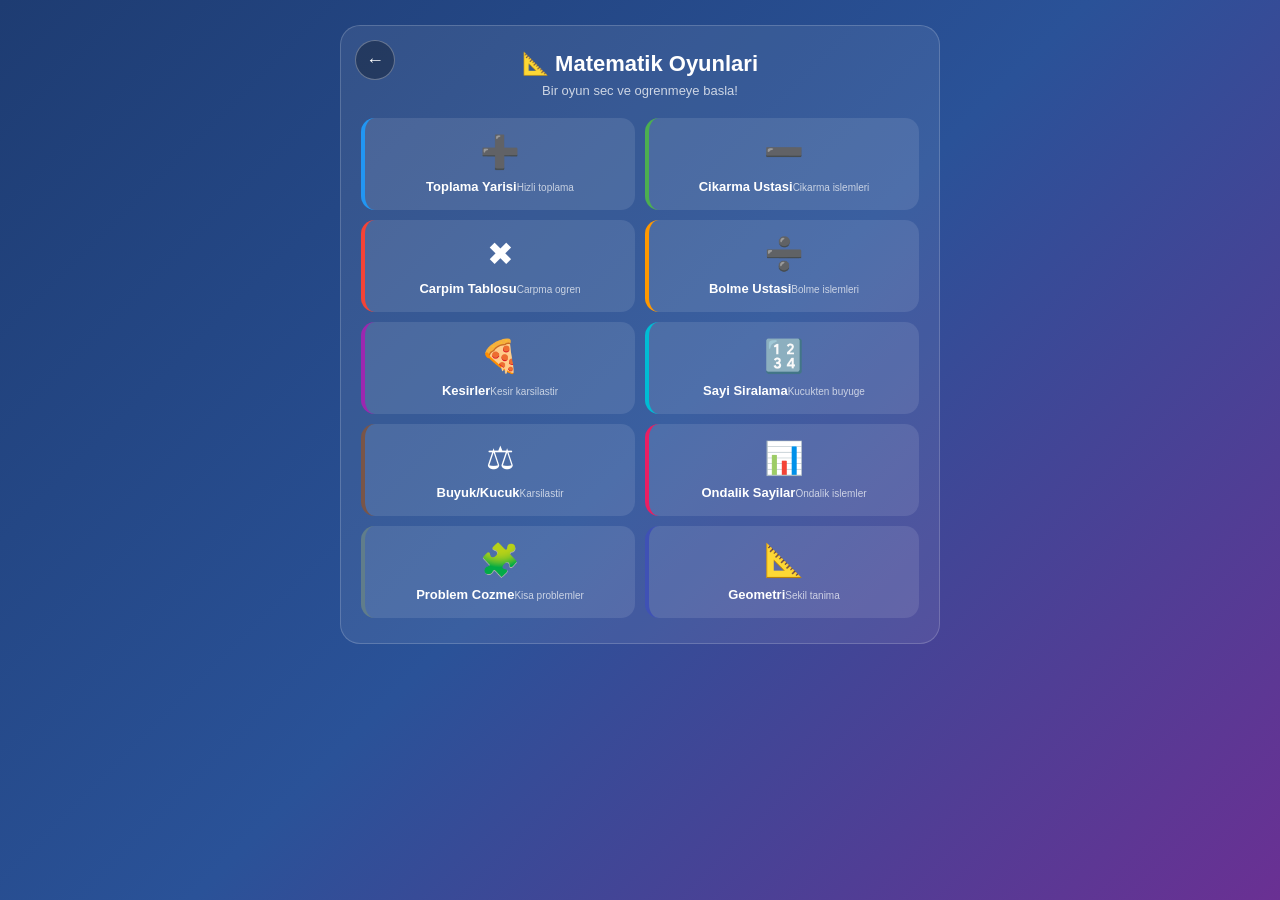
<file: Oyunlar.html>
<!DOCTYPE html>
<html lang="tr">
<head>
<meta charset="UTF-8">
<meta name="viewport" content="width=device-width,initial-scale=1.0">
<title>Matematik Oyunlari</title>
<style>
*{margin:0;padding:0;box-sizing:border-box;font-family:sans-serif}
body{background:linear-gradient(135deg,#1e3c72,#2a5298,#6a3093);min-height:100vh;padding:25px 15px;color:#fff}
.kart{background:rgba(255,255,255,.08);border:1px solid rgba(255,255,255,.18);border-radius:20px;padding:25px 20px;max-width:600px;margin:0 auto;position:relative}
.geriBtn{position:absolute;top:14px;left:14px;background:rgba(0,0,0,.3);color:#fff;border:1px solid rgba(255,255,255,.3);border-radius:50%;width:40px;height:40px;font-size:18px;cursor:pointer;text-decoration:none;display:flex;align-items:center;justify-content:center}
h1{font-size:22px;text-align:center;margin-bottom:6px}
.alt{font-size:13px;text-align:center;opacity:.75;margin-bottom:20px}
.liste{display:grid;grid-template-columns:1fr 1fr;gap:10px}
.oyun{background:rgba(255,255,255,.1);border-radius:14px;padding:15px 12px;text-decoration:none;color:#fff;text-align:center;border-left:4px solid;transition:transform .15s,background .15s;cursor:pointer}
.oyun:hover{transform:translateY(-3px);background:rgba(255,255,255,.2)}
.oyun .emoji{font-size:32px;display:block;margin-bottom:6px}
.oyun .isim{font-size:13px;font-weight:bold}
.oyun .aciklama{font-size:10px;opacity:.7;margin-top:3px}
@media (max-width:400px){.liste{grid-template-columns:1fr}}
</style>
</head>
<body>
<div class="kart">
<a href="index.html" class="geriBtn">&#8592;</a>
<h1>&#128208; Matematik Oyunlari</h1>
<p class="alt">Bir oyun sec ve ogrenmeye basla!</p>
<div class="liste">
<a href="mat1.html" class="oyun" style="border-color:#2196F3"><span class="emoji">&#10133;</span><span class="isim">Toplama Yarisi</span><span class="aciklama">Hizli toplama</span></a>
<a href="mat2.html" class="oyun" style="border-color:#4CAF50"><span class="emoji">&#10134;</span><span class="isim">Cikarma Ustasi</span><span class="aciklama">Cikarma islemleri</span></a>
<a href="mat3.html" class="oyun" style="border-color:#F44336"><span class="emoji">&#10006;</span><span class="isim">Carpim Tablosu</span><span class="aciklama">Carpma ogren</span></a>
<a href="mat4.html" class="oyun" style="border-color:#FF9800"><span class="emoji">&#10135;</span><span class="isim">Bolme Ustasi</span><span class="aciklama">Bolme islemleri</span></a>
<a href="mat5.html" class="oyun" style="border-color:#9C27B0"><span class="emoji">&#127829;</span><span class="isim">Kesirler</span><span class="aciklama">Kesir karsilastir</span></a>
<a href="mat6.html" class="oyun" style="border-color:#00BCD4"><span class="emoji">&#128290;</span><span class="isim">Sayi Siralama</span><span class="aciklama">Kucukten buyuge</span></a>
<a href="mat7.html" class="oyun" style="border-color:#795548"><span class="emoji">&#9878;</span><span class="isim">Buyuk/Kucuk</span><span class="aciklama">Karsilastir</span></a>
<a href="mat8.html" class="oyun" style="border-color:#E91E63"><span class="emoji">&#128202;</span><span class="isim">Ondalik Sayilar</span><span class="aciklama">Ondalik islemler</span></a>
<a href="mat9.html" class="oyun" style="border-color:#607D8B"><span class="emoji">&#129513;</span><span class="isim">Problem Cozme</span><span class="aciklama">Kisa problemler</span></a>
<a href="mat10.html" class="oyun" style="border-color:#3F51B5"><span class="emoji">&#128208;</span><span class="isim">Geometri</span><span class="aciklama">Sekil tanima</span></a>
</div>
</div>
</body>
</html>
</file>
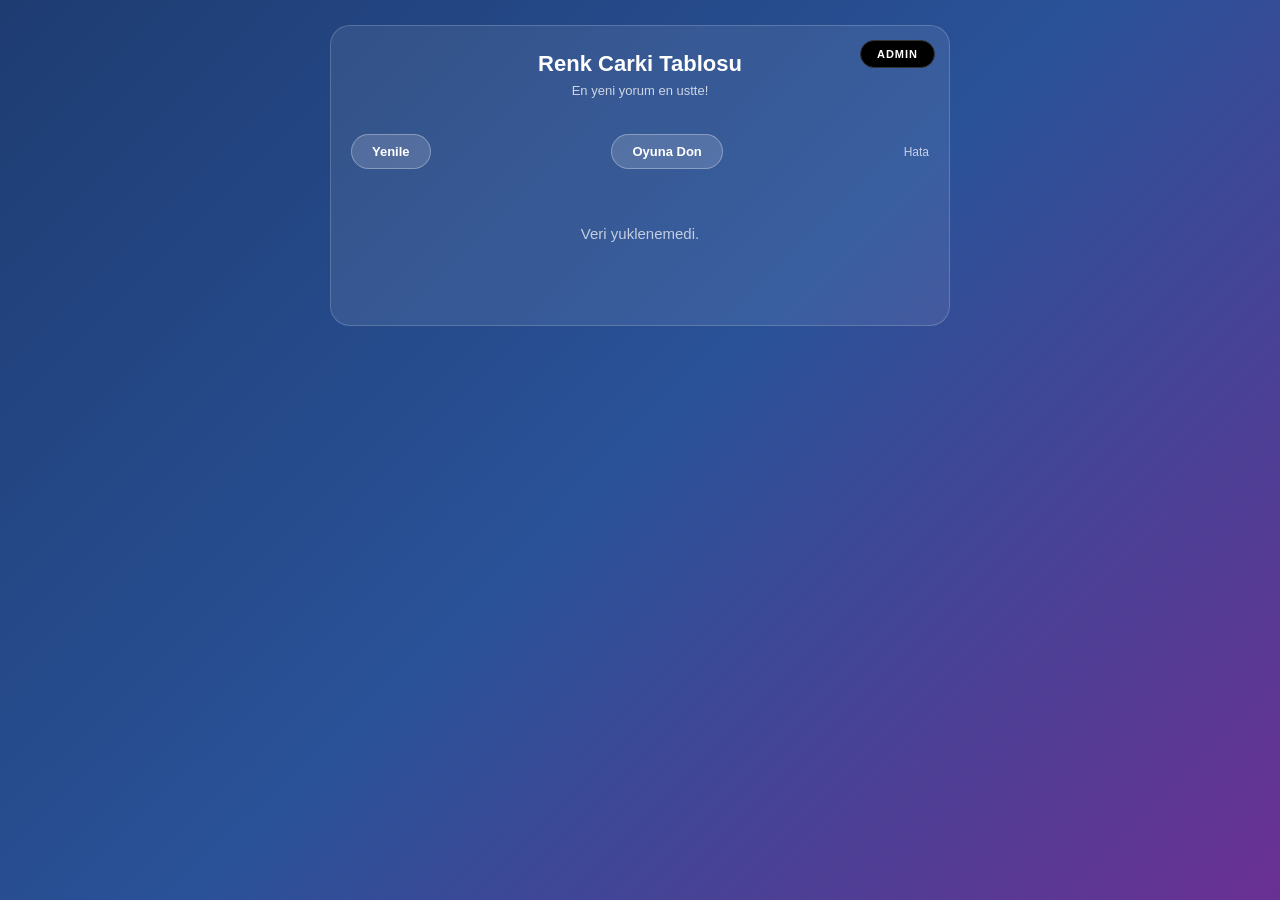
<file: tablo.html>
<!DOCTYPE html>
<html lang="tr">
<head>
<meta charset="UTF-8">
<meta name="viewport" content="width=device-width,initial-scale=1.0">
<title>Renk Carki Tablosu</title>
<style>
*{margin:0;padding:0;box-sizing:border-box;font-family:sans-serif}
body{background:linear-gradient(135deg,#1e3c72,#2a5298,#6a3093);min-height:100vh;padding:25px 15px;color:#fff}
.kart{background:rgba(255,255,255,.08);border:1px solid rgba(255,255,255,.18);border-radius:20px;padding:25px 20px;max-width:620px;margin:0 auto;position:relative}
.adminBtn{position:absolute;top:14px;right:14px;background:#000;color:#fff;border:1px solid #333;border-radius:20px;padding:7px 16px;font-size:11px;font-weight:bold;cursor:pointer;letter-spacing:1px}
h1{font-size:22px;text-align:center;margin-bottom:6px}
.alt{font-size:13px;text-align:center;opacity:.75;margin-bottom:18px}
.ustBar{display:flex;justify-content:space-between;align-items:center;flex-wrap:wrap;gap:10px;margin-bottom:16px}
.kucukBtn{background:rgba(255,255,255,.15);color:#fff;border:1px solid rgba(255,255,255,.3);border-radius:50px;padding:9px 20px;font-size:13px;font-weight:bold;cursor:pointer}
.durum{font-size:12px;opacity:.7}
.skorlar{display:grid;grid-template-columns:1fr 1fr 1fr;gap:10px;margin-bottom:18px}
.skorKart{background:rgba(255,215,0,.1);border:2px solid rgba(255,215,0,.3);border-radius:14px;padding:12px 8px;text-align:center}
.skorKart.altin{background:rgba(255,215,0,.25);border-color:gold}
.skorKart.gumus{background:rgba(192,192,192,.15);border-color:#c0c0c0}
.skorKart.bronz{background:rgba(205,127,50,.15);border-color:#cd7f32}
.madalyon{font-size:26px;margin-bottom:4px}
.skorIsim{font-size:12px;font-weight:bold;overflow:hidden;text-overflow:ellipsis;white-space:nowrap}
.skorPuan{font-size:11px;opacity:.8}
#liste{display:flex;flex-direction:column;gap:10px}
.satir{background:rgba(255,255,255,.1);border-radius:14px;padding:14px 16px;display:grid;grid-template-columns:40px 1fr auto;align-items:center;gap:12px;border-left:5px solid #ffd700}
.satir.yeni{border-left-color:#00e676;box-shadow:0 0 20px rgba(0,230,118,.4)}
.sira{font-size:20px;font-weight:bold;text-align:center;color:gold}
.sira.ilk{font-size:26px}
.isimYazi{font-size:16px;font-weight:bold;overflow:hidden;text-overflow:ellipsis;white-space:nowrap}
.detay{font-size:12px;opacity:.75;margin-top:2px}
.yorum{font-size:13px;font-style:italic;opacity:.85;margin-top:6px;padding-left:8px;border-left:2px solid rgba(255,215,0,.5)}
.yildizlar{font-size:20px;letter-spacing:2px;text-align:right;color:#ffc107;white-space:nowrap}
.bos{color:#555}
.zaman{font-size:11px;opacity:.55;text-align:right;margin-top:4px}
.bosEkran{text-align:center;padding:40px 20px;opacity:.7;font-size:15px}
.kayitSayisi{text-align:center;font-size:13px;opacity:.75;margin-top:18px}
.kayitSayisi b{color:gold}
.istatistik{display:grid;grid-template-columns:1fr 1fr;gap:10px;margin:15px 0}
.istat{background:rgba(0,230,118,.1);border:1px solid rgba(0,230,118,.3);border-radius:12px;padding:14px;text-align:center}
.istat .bSayi{font-size:28px;font-weight:bold;color:#00e676}
.istat .bEtiket{font-size:11px;opacity:.7;margin-top:4px}
.modalArka{position:fixed;inset:0;background:#000;z-index:200;display:flex;justify-content:center;align-items:flex-start;overflow-y:auto}
.modalKart{background:#0a0a0a;color:#fff;border:1px solid #1a1a1a;width:100%;max-width:700px;min-height:100vh;padding:20px 16px;position:relative}
.modalKapat{position:absolute;top:16px;right:16px;background:#1a1a1a;border:1px solid #333;color:#fff;width:34px;height:34px;border-radius:50%;font-size:16px;cursor:pointer}
.sifreWrap{max-width:340px;margin:80px auto;text-align:center}
.sifreWrap h2{font-size:20px;margin-bottom:24px;color:#00e676}
.sifreInput{width:100%;padding:14px 18px;border-radius:10px;border:2px solid #00e676;background:#000;color:#00e676;font-size:16px;text-align:center;outline:none;letter-spacing:3px}
.girisBtn{width:100%;padding:14px;border-radius:10px;background:#00e676;border:none;color:#000;font-weight:bold;font-size:15px;cursor:pointer;margin-top:12px}
.hataYazi{color:#f44336;margin-top:10px;font-size:13px}
.panelBaslik{display:flex;align-items:center;gap:10px;padding:8px 0 16px;border-bottom:1px solid #1a1a1a;margin-bottom:16px}
.panelBaslik h2{color:#00e676;font-size:16px}
.panelBaslik .sayac{margin-left:auto;font-size:12px;opacity:.6}
.tabs{display:flex;gap:4px;border-bottom:1px solid #1a1a1a;margin-bottom:16px;overflow-x:auto}
.tabBtn{background:transparent;border:none;color:#666;font-size:12px;font-weight:bold;padding:10px 14px;cursor:pointer;border-bottom:2px solid transparent;white-space:nowrap}
.tabBtn.aktif{color:#00e676;border-bottom-color:#00e676}
.telKart{background:#111;border:1px solid #1a1a1a;border-radius:10px;padding:12px 14px;margin-bottom:10px;border-left:4px solid #333}
.telKart.online{border-left-color:#00e676}
.telKart.banli{border-left-color:#f44336;opacity:.5}
.telUst{display:flex;align-items:center;gap:8px;margin-bottom:6px;flex-wrap:wrap}
.telIsim{font-weight:bold;color:#fff;font-size:14px}
.telDurum{margin-left:auto;font-size:10px;font-weight:bold;padding:3px 10px;border-radius:10px}
.telDurum.online{background:#00e676;color:#000}
.telDurum.offline{background:#333;color:#888}
.telDurum.banli{background:#f44336;color:#fff}
.telBilgi{display:flex;flex-wrap:wrap;gap:6px;font-size:11px;color:#888;margin:6px 0}
.telBilgi span{background:#1a1a1a;padding:3px 8px;border-radius:4px}
.telBtnler{display:flex;gap:6px;margin-top:8px;flex-wrap:wrap}
.mBtn{background:#1a1a1a;color:#aaa;border:1px solid #333;border-radius:6px;padding:6px 12px;font-size:10px;font-weight:bold;cursor:pointer}
.mBtn.ban{color:#ff6b6b;border-color:#5a1a1a}
.mBtn.unban{color:#00e676;border-color:#1a5a1a}
.mBtn.incele{color:#4fc3f7;border-color:#1a3a5a}
.bilgiKart{background:#111;border:1px solid #1a1a1a;border-radius:10px;padding:16px}
.bilgiBaslik{font-size:14px;color:#00e676;font-weight:bold;margin-bottom:14px;padding-bottom:10px;border-bottom:1px solid #1a1a1a}
.bilgiSatir{display:flex;justify-content:space-between;padding:8px 0;font-size:12px;border-bottom:1px solid #151515}
.bilgiSatir:last-child{border-bottom:none}
.bilgiSatir .anahtar{color:#666}
.bilgiSatir .deger{color:#fff;text-align:right;word-break:break-all;max-width:60%}
.bosListe{text-align:center;padding:40px 20px;color:#333;font-size:12px}
.yenileBtn{width:100%;margin-top:16px;background:#00e676;color:#000;border:none;padding:12px;border-radius:10px;font-weight:bold;cursor:pointer}
.msgWrap{background:#111;border:1px solid #1a1a1a;border-radius:10px;padding:16px;margin-bottom:12px}
.msgWrap h3{font-size:13px;color:#00e676;margin-bottom:10px}
.msgTextarea{width:100%;padding:12px;border-radius:10px;border:1px solid #333;background:#000;color:#fff;font-size:13px;resize:none;height:80px;font-family:inherit;outline:none}
.msgHedef{display:flex;gap:6px;margin:10px 0;flex-wrap:wrap}
.msgHedef button{background:#1a1a1a;color:#aaa;border:1px solid #333;border-radius:6px;padding:8px 14px;font-size:11px;font-weight:bold;cursor:pointer}
.msgHedef button.aktif{background:#00e676;color:#000;border-color:#00e676}
.msgGonder{width:100%;background:#00e676;color:#000;border:none;padding:12px;border-radius:10px;font-weight:bold;cursor:pointer;margin-top:10px}
.msgListe{max-height:300px;overflow-y:auto;margin-top:10px}
.msgOge{background:#1a1a1a;border-radius:8px;padding:10px;margin-bottom:8px;font-size:12px}
.msgOge .msgTarih{font-size:10px;color:#666;margin-bottom:4px}
.msgOge .msgIcerik{color:#ddd;white-space:pre-wrap}
.msgOge .silBtn{background:#5a1a1a;color:#ff6b6b;border:none;border-radius:5px;padding:4px 10px;font-size:10px;cursor:pointer;margin-top:6px}
</style>
</head>
<body>
<div class="kart">
<button class="adminBtn" onclick="adminAc()">ADMIN</button>
<h1>Renk Carki Tablosu</h1>
<p class="alt">En yeni yorum en ustte!</p>
<div class="skorlar" id="skorlar"></div>
<div class="ustBar">
<button class="kucukBtn" onclick="yukle()">Yenile</button>
<button class="kucukBtn" onclick="location.href='index.html'">Oyuna Don</button>
<span class="durum" id="durum">Yukleniyor...</span>
</div>
<div id="liste"><div style="text-align:center;padding:40px;opacity:.7">Yukleniyor...</div></div>
<div class="kayitSayisi" id="kayitSayisi"></div>
</div>

<div id="adminModal" class="modalArka" style="display:none">
<div class="modalKart">
<button class="modalKapat" onclick="adminKapat()">X</button>
<div id="sifreEkran" class="sifreWrap">
<h2>ADMIN GIRISI</h2>
<input type="password" class="sifreInput" id="sifreInput" placeholder="......">
<button class="girisBtn" onclick="sifreKontrol()">GIRIS</button>
<div class="hataYazi" id="sifreHata"></div>
</div>
<div id="panelEkran" style="display:none">
<div class="panelBaslik"><h2>ADMIN PANEL</h2><span class="sayac" id="sayac"></span></div>
<div class="tabs">
<button class="tabBtn aktif" id="tabOnline" onclick="tabDegis('online')">TELEFONLAR</button>
<button class="tabBtn" id="tabBilgi" onclick="tabDegis('bilgi')">BILGILER</button>
<button class="tabBtn" id="tabBan" onclick="tabDegis('ban')">BAN</button>
<button class="tabBtn" id="tabMesaj" onclick="tabDegis('mesaj')">MESAJ</button>
<button class="tabBtn" id="tabIstatistik" onclick="tabDegis('istatistik')">ISTATISTIK</button>
</div>
<div id="tabIcerik"></div>
<button class="yenileBtn" onclick="panelYenile()">YENILE</button>
</div>
</div>
</div>
<script src="Tablo.js"></script>
</body>
</html>
</file>
